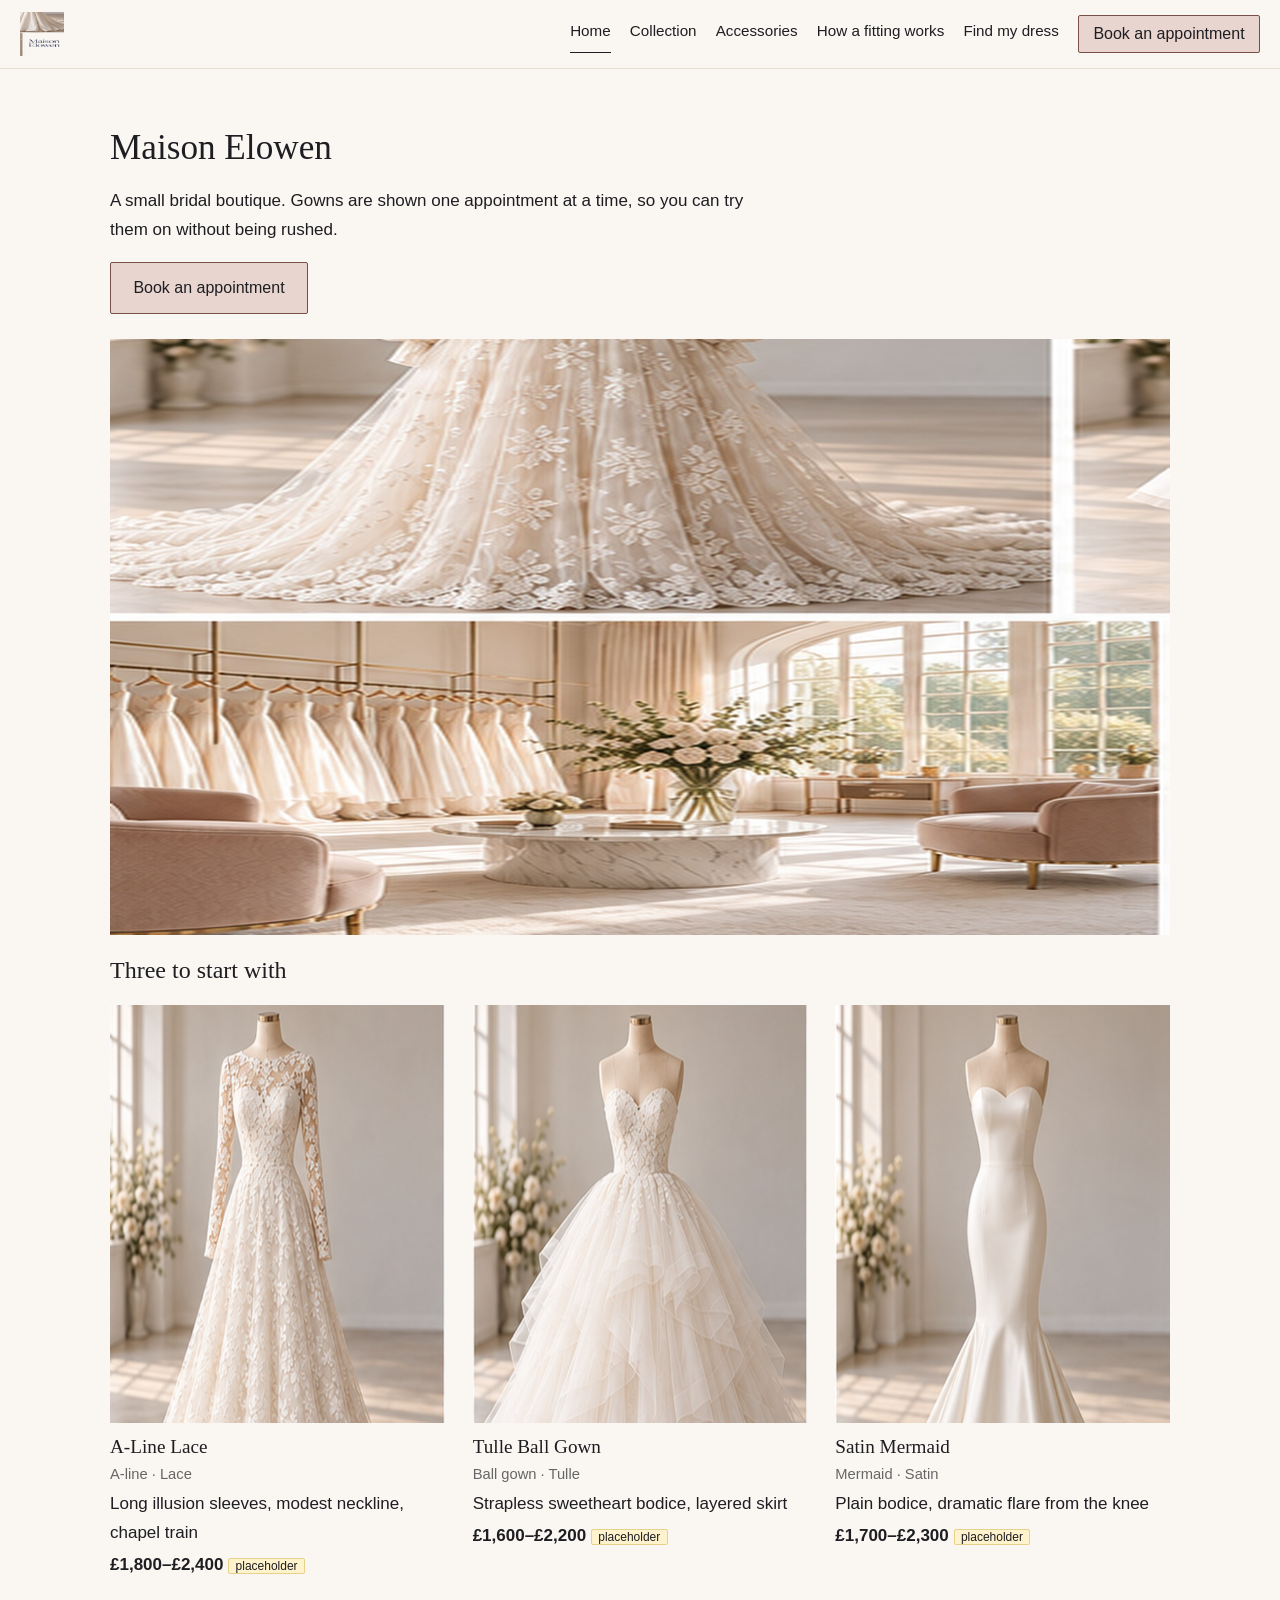
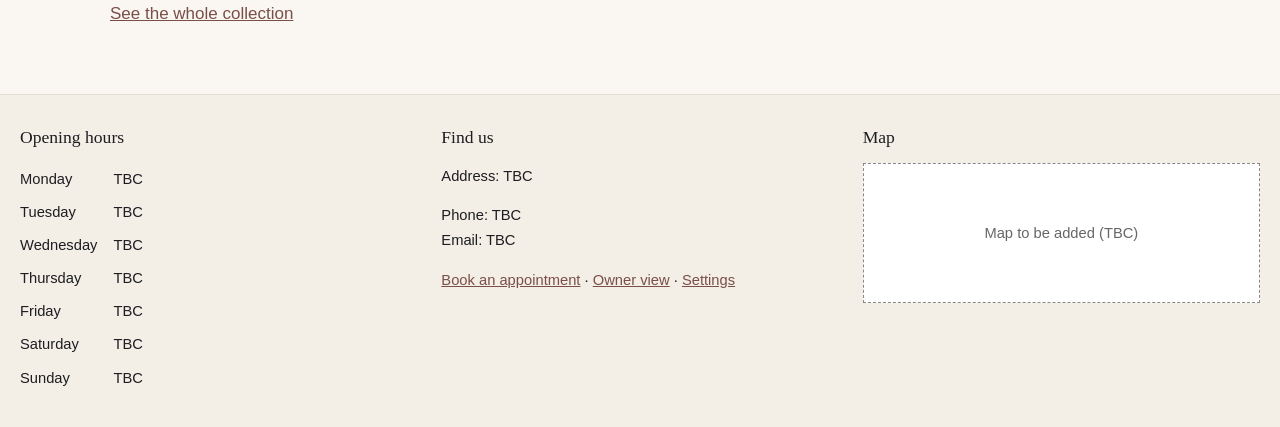
<file: index.html>
<!DOCTYPE html>
<html lang="en-GB">
<head>
<meta charset="utf-8">
<meta name="viewport" content="width=device-width, initial-scale=1">
<title>Home · Maison Elowen</title>
<link rel="stylesheet" href="css/style.css">
</head>
<body>
<main>
<section class="hero-text"><h1>Maison Elowen</h1><p id="tagline"></p><p><a class="btn" href="book.html">Book an appointment</a></p></section>
<section class="hero"><img id="hero" alt=""></section>

<h2>Three to start with</h2><div id="featured" class="grid"></div>
<p><a href="collection.html">See the whole collection</a></p>
</main>
<script src="js/common.js"></script>
<script src="js/ai.js"></script>
<script src="js/settings.js"></script>
<script src="js/home.js"></script>
</body>
</html>
</file>
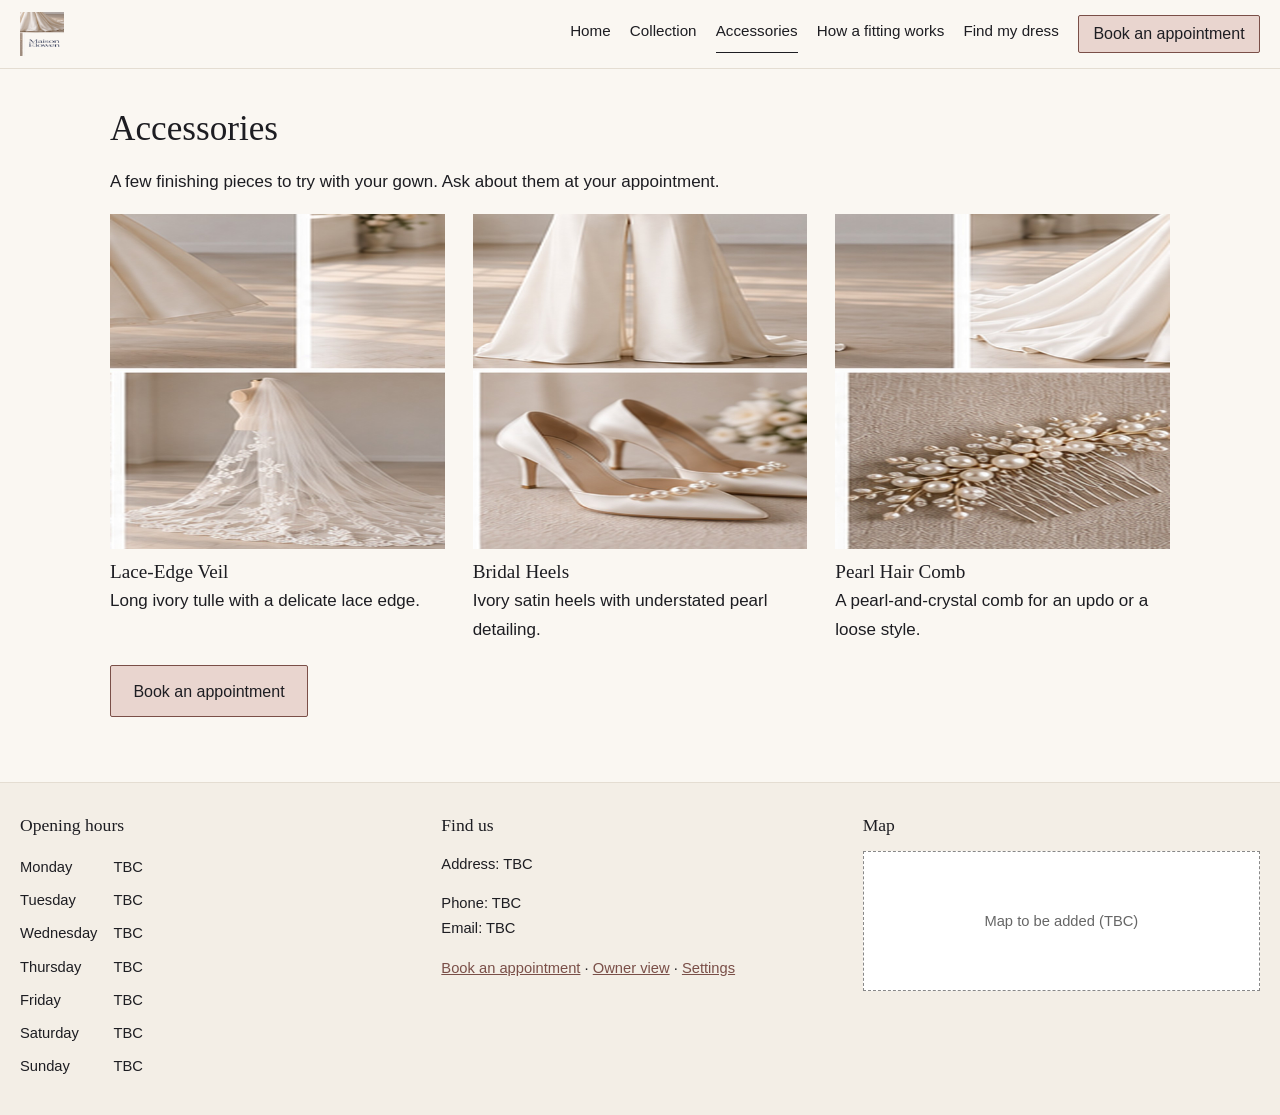
<file: accessories.html>
<!DOCTYPE html>
<html lang="en-GB">
<head>
<meta charset="utf-8">
<meta name="viewport" content="width=device-width, initial-scale=1">
<title>Accessories · Maison Elowen</title>
<link rel="stylesheet" href="css/style.css">
</head>
<body>
<main>
<h1>Accessories</h1><p>A few finishing pieces to try with your gown. Ask about them at your appointment.</p><div id="acc" class="grid"></div><p><a class="btn" href="book.html">Book an appointment</a></p>
</main>
<script src="js/common.js"></script>
<script src="js/ai.js"></script>
<script src="js/settings.js"></script>
<script src="js/accessories.js"></script>
</body>
</html>
</file>
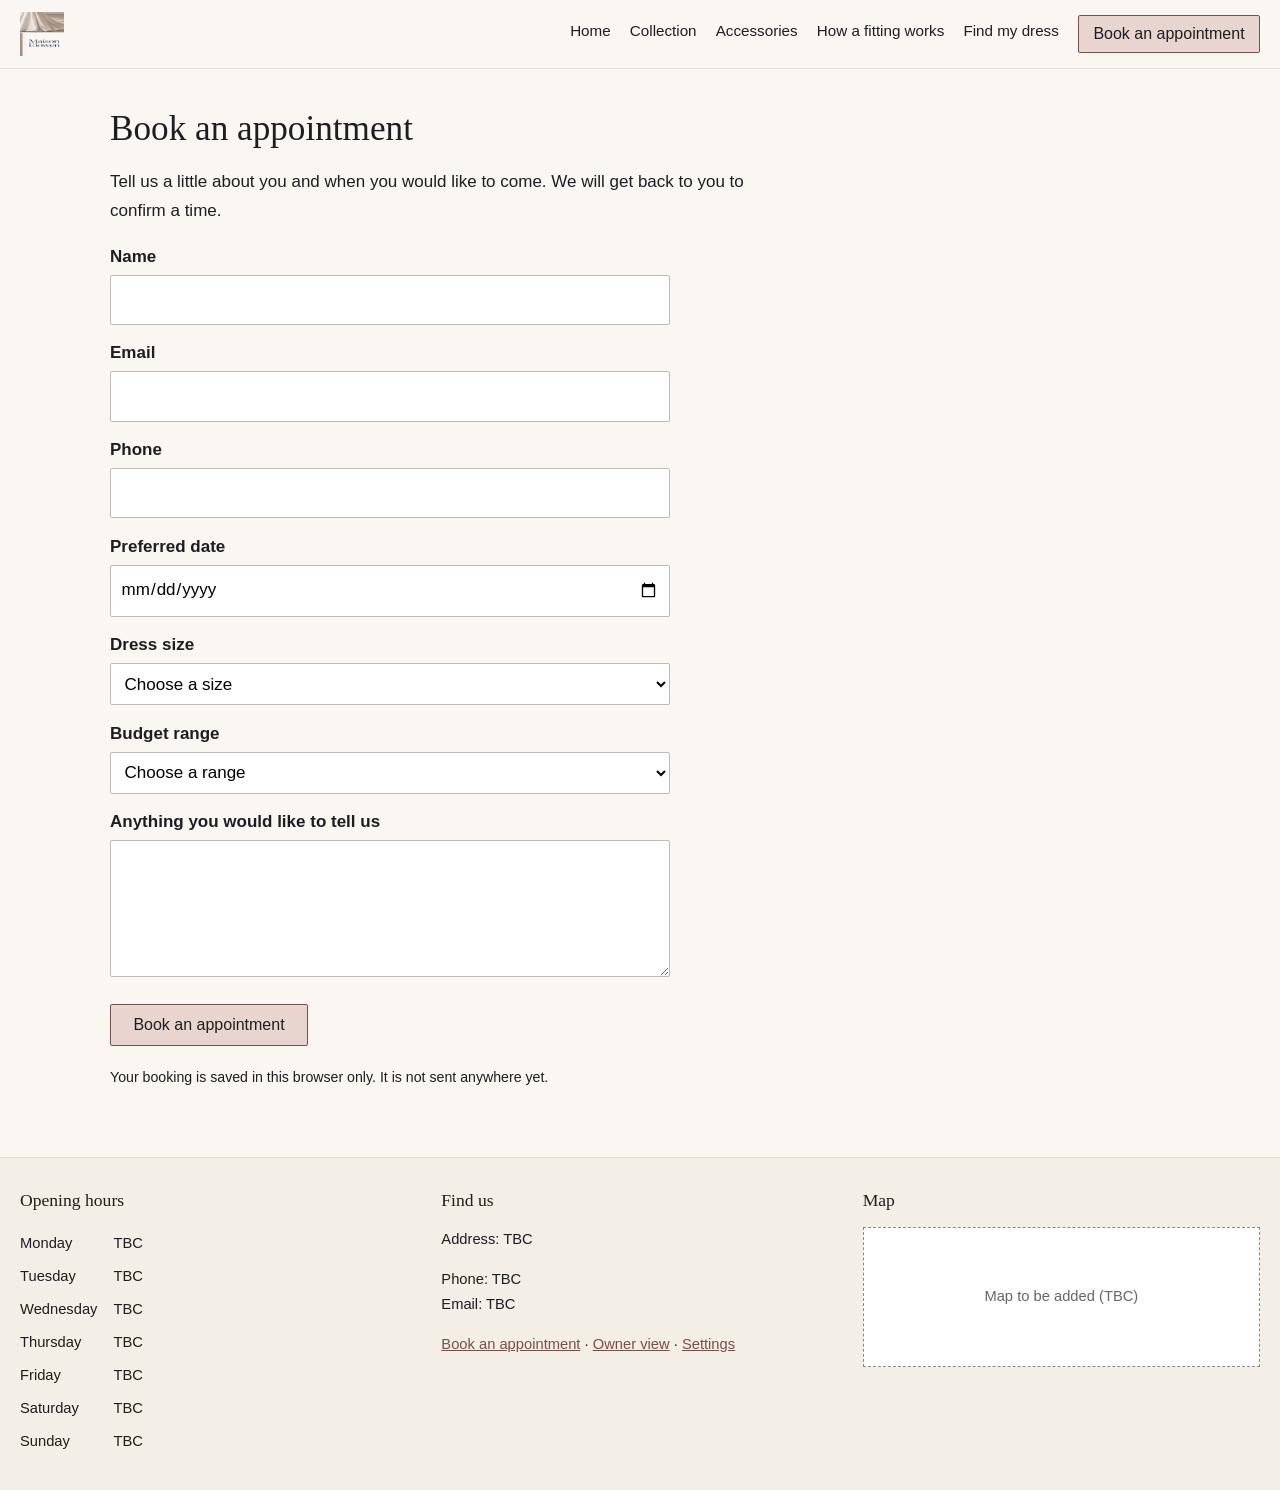
<file: book.html>
<!DOCTYPE html>
<html lang="en-GB">
<head>
<meta charset="utf-8">
<meta name="viewport" content="width=device-width, initial-scale=1">
<title>Book an appointment · Maison Elowen</title>
<link rel="stylesheet" href="css/style.css">
</head>
<body>
<main>
<h1>Book an appointment</h1><p>Tell us a little about you and when you would like to come. We will get back to you to confirm a time.</p>
<div id="confirm" class="confirm hidden" role="status" tabindex="-1"></div>
<form id="form">
<label for="name">Name</label><input type="text" id="name" name="name" required autocomplete="name">
<label for="email">Email</label><input type="email" id="email" name="email" required autocomplete="email">
<label for="phone">Phone</label><input type="tel" id="phone" name="phone" required autocomplete="tel">
<label for="date">Preferred date</label><input type="date" id="date" name="date" required>
<label for="size">Dress size</label><select id="size" name="size" required></select>
<label for="budget">Budget range</label><select id="budget" name="budget" required></select>
<label for="message">Anything you would like to tell us</label><textarea id="message" name="message" rows="4"></textarea>
<p><button class="btn" type="submit">Book an appointment</button></p>
<p><small>Your booking is saved in this browser only. It is not sent anywhere yet.</small></p>
</form>
</main>
<script src="js/common.js"></script>
<script src="js/ai.js"></script>
<script src="js/settings.js"></script>
<script src="js/book.js"></script>
</body>
</html>
</file>
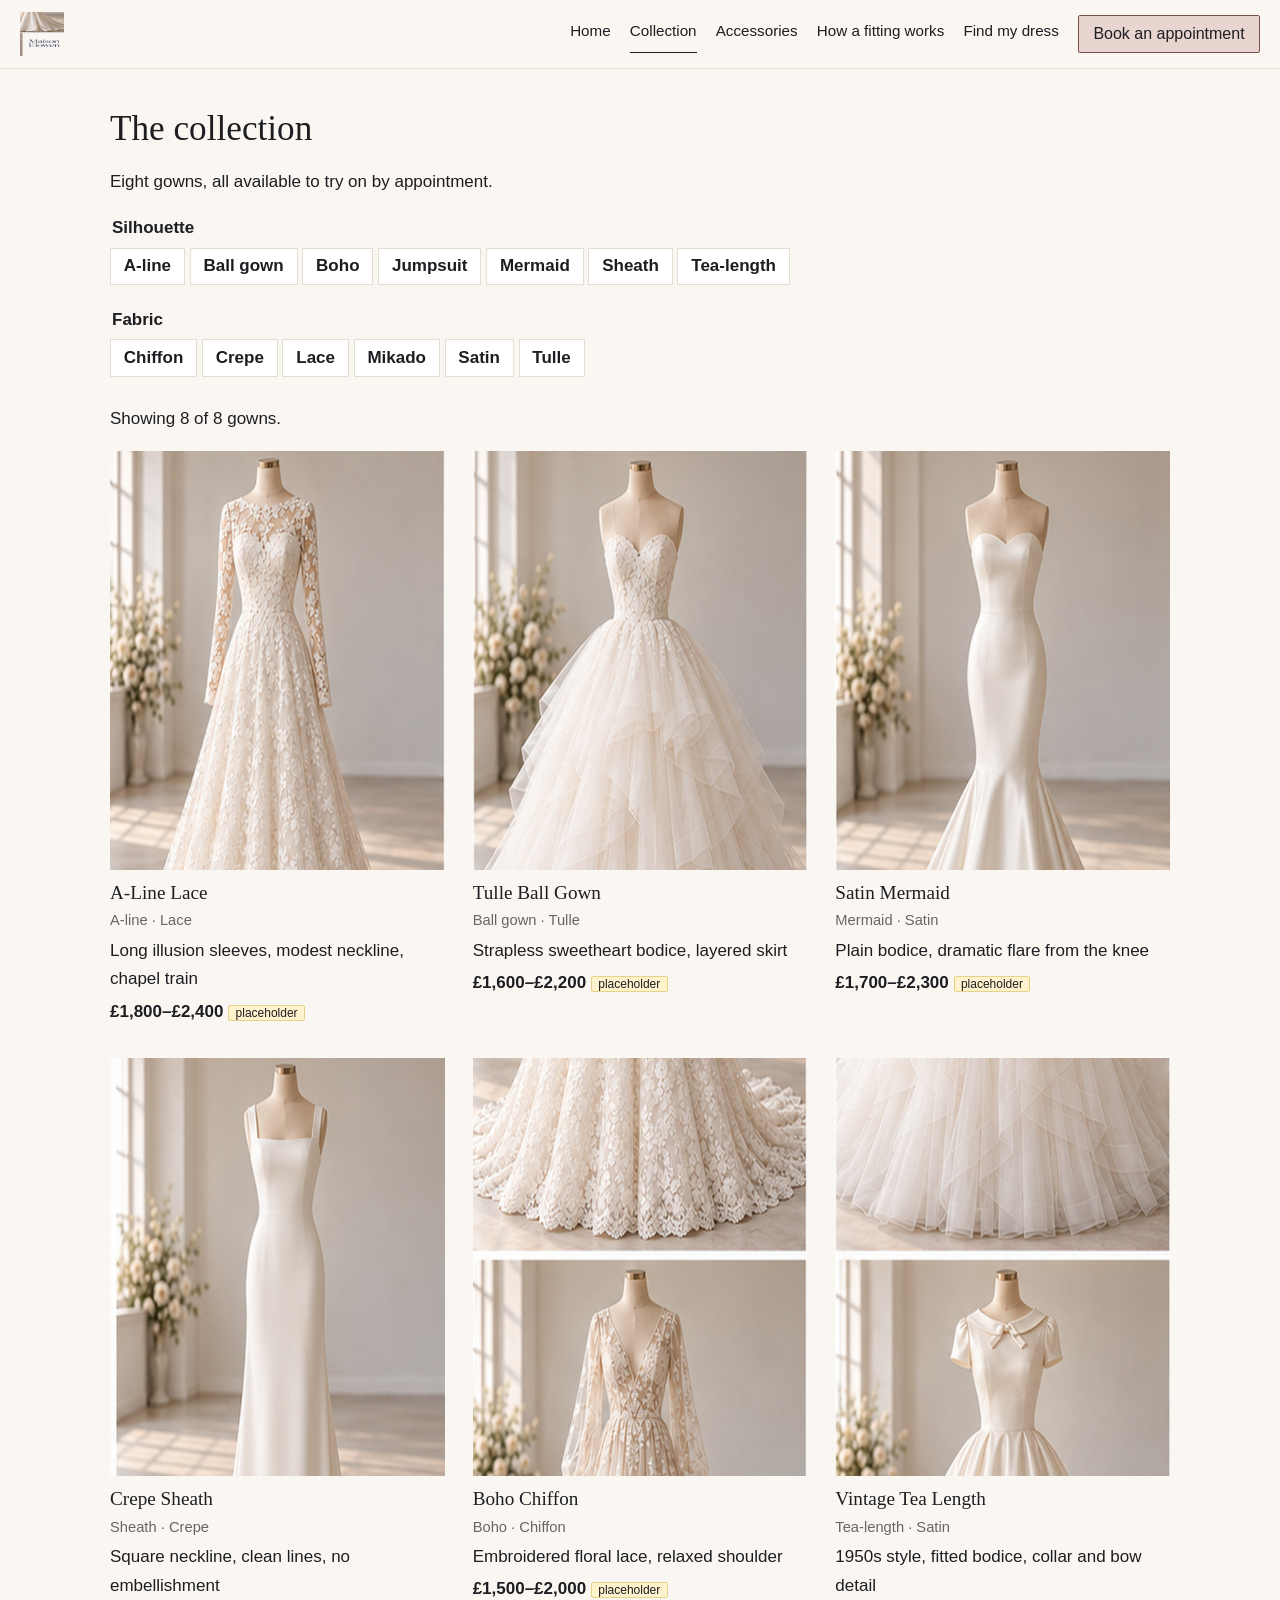
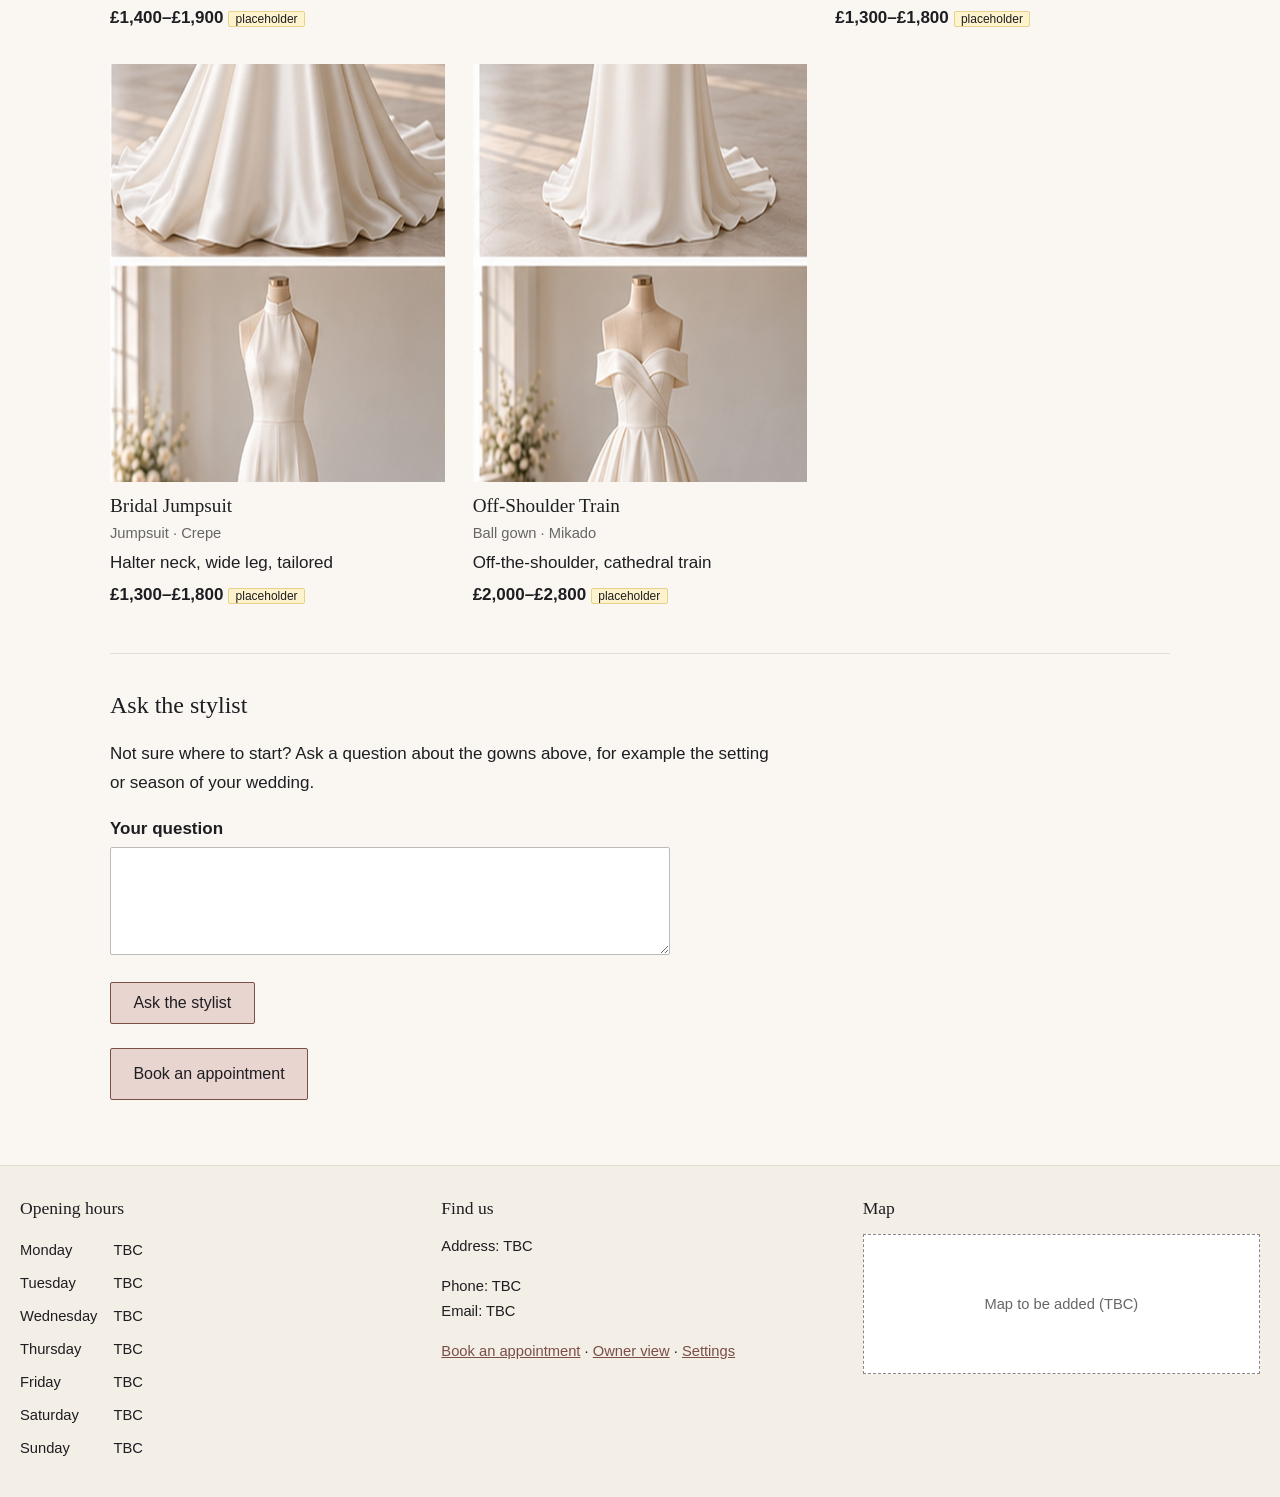
<file: collection.html>
<!DOCTYPE html>
<html lang="en-GB">
<head>
<meta charset="utf-8">
<meta name="viewport" content="width=device-width, initial-scale=1">
<title>Collection · Maison Elowen</title>
<link rel="stylesheet" href="css/style.css">
</head>
<body>
<main>
<h1>The collection</h1><p>Eight gowns, all available to try on by appointment.</p>
<div class="filters" id="filters"></div><p id="count" aria-live="polite"></p><div id="dresses" class="grid"></div>
<section class="stylist" aria-labelledby="stylist-h">
<h2 id="stylist-h">Ask the stylist</h2>
<p>Not sure where to start? Ask a question about the gowns above, for example the setting or season of your wedding.</p>
<form id="stylist-form">
<label for="stylist-q">Your question</label>
<textarea id="stylist-q" rows="3" required></textarea>
<p><button class="btn" type="submit">Ask the stylist</button></p>
</form>
<div id="stylist-answer" role="status" aria-live="polite" class="hidden"></div>
</section>
<p><a class="btn" href="book.html">Book an appointment</a></p>
</main>
<script src="js/common.js"></script>
<script src="js/ai.js"></script>
<script src="js/settings.js"></script>
<script src="js/collection.js"></script>
<script src="js/stylist.js"></script>
</body>
</html>
</file>
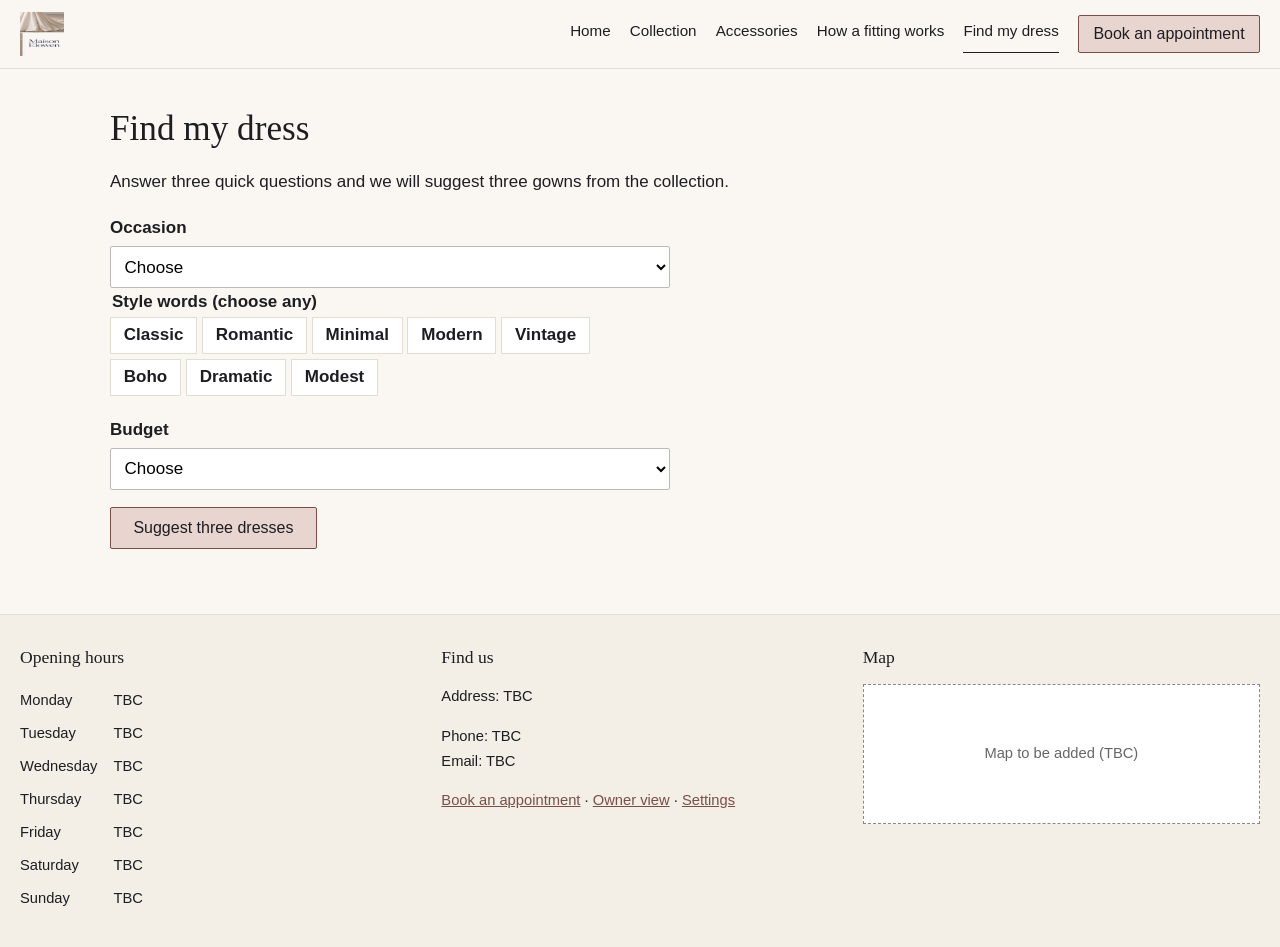
<file: find.html>
<!DOCTYPE html>
<html lang="en-GB">
<head>
<meta charset="utf-8">
<meta name="viewport" content="width=device-width, initial-scale=1">
<title>Find my dress · Maison Elowen</title>
<link rel="stylesheet" href="css/style.css">
</head>
<body>
<main>
<h1>Find my dress</h1><p>Answer three quick questions and we will suggest three gowns from the collection.</p>
<form id="form">
<label for="occasion">Occasion</label><select id="occasion" required></select>
<fieldset style="border:0;padding:0;margin:0"><legend style="font-weight:bold;margin-top:.9rem">Style words (choose any)</legend><div id="styles"></div></fieldset>
<label for="budget">Budget</label><select id="budget" required></select>
<p><button class="btn" type="submit">Suggest three dresses</button></p>
</form>
<div id="result" class="hidden"></div>
</main>
<script src="js/common.js"></script>
<script src="js/ai.js"></script>
<script src="js/settings.js"></script>
<script src="js/find.js"></script>
</body>
</html>
</file>
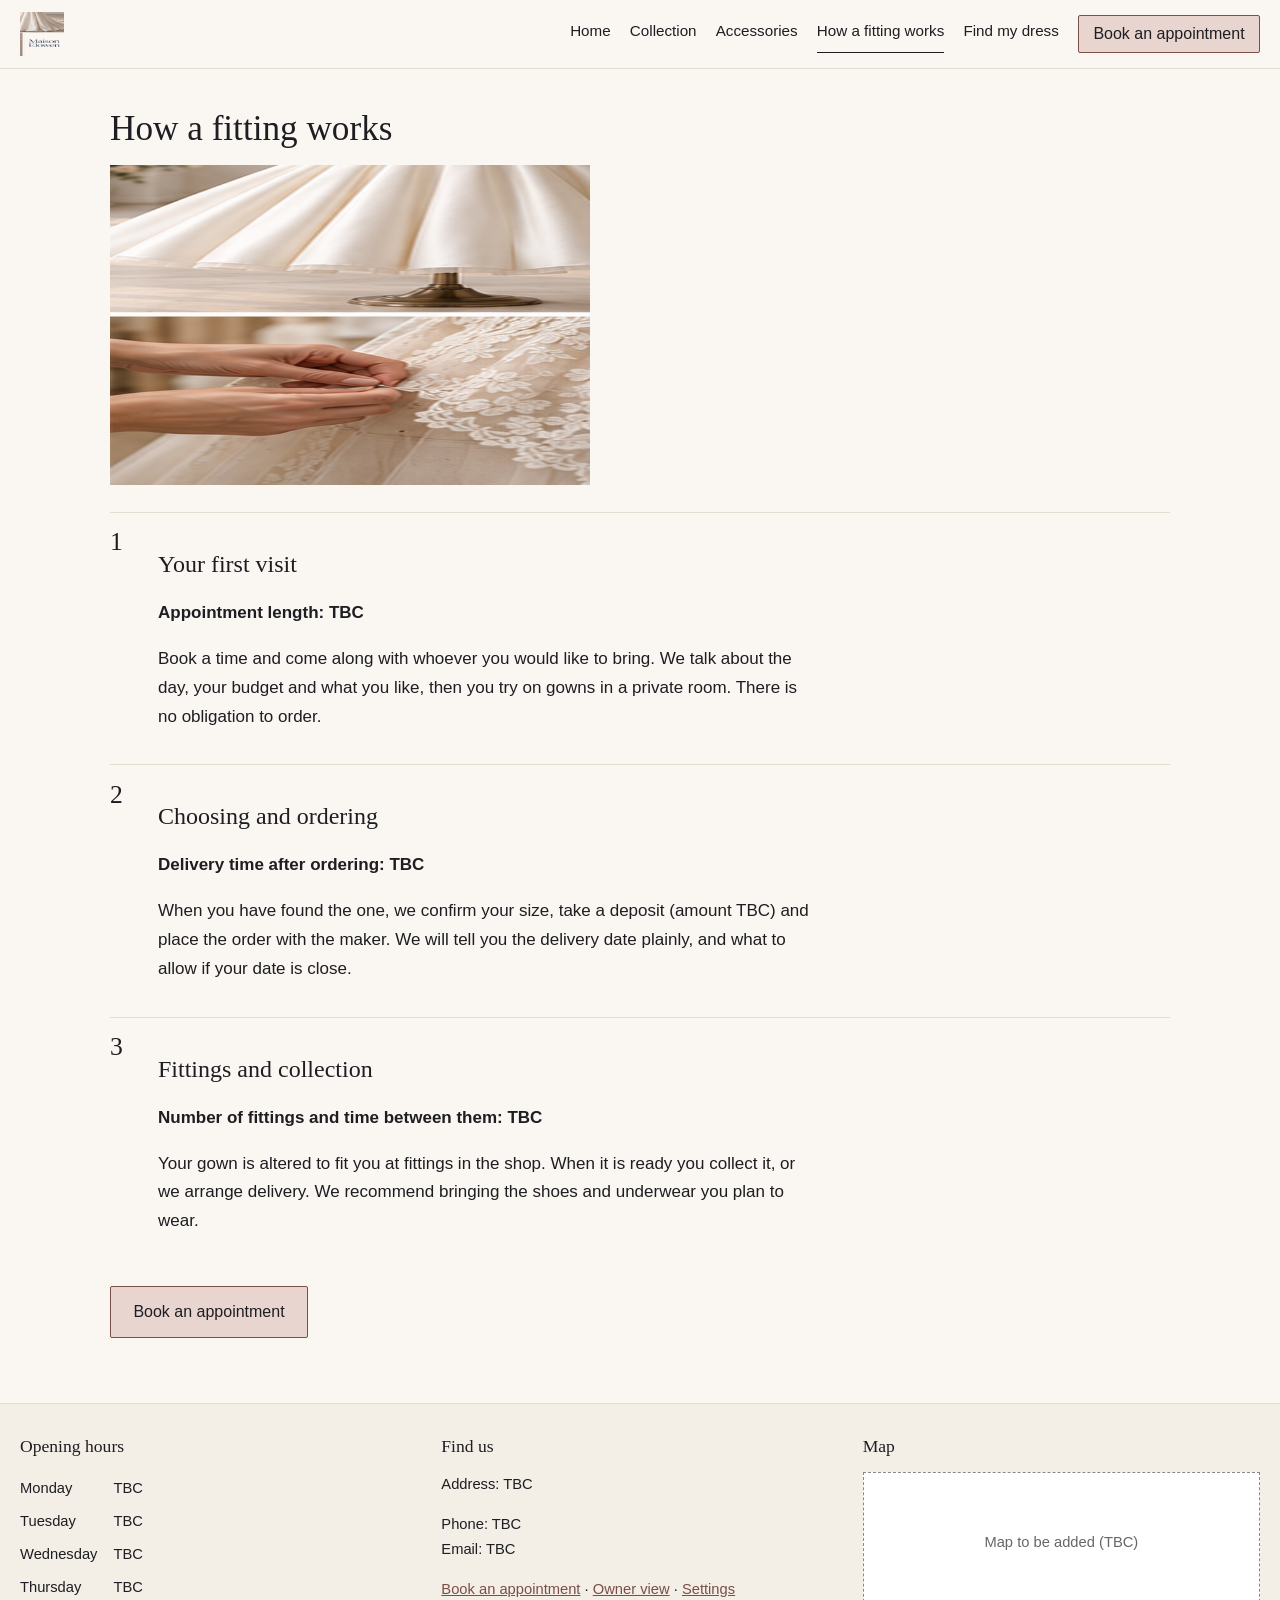
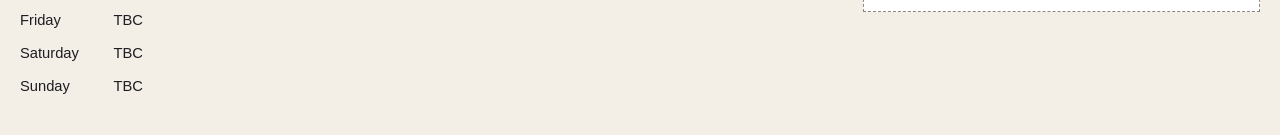
<file: fitting.html>
<!DOCTYPE html>
<html lang="en-GB">
<head>
<meta charset="utf-8">
<meta name="viewport" content="width=device-width, initial-scale=1">
<title>How a fitting works · Maison Elowen</title>
<link rel="stylesheet" href="css/style.css">
</head>
<body>
<main>
<h1>How a fitting works</h1><div id="about"></div><ol id="steps" class="steps"></ol><p><a class="btn" href="book.html">Book an appointment</a></p>
</main>
<script src="js/common.js"></script>
<script src="js/ai.js"></script>
<script src="js/settings.js"></script>
<script src="js/fitting.js"></script>
</body>
</html>
</file>
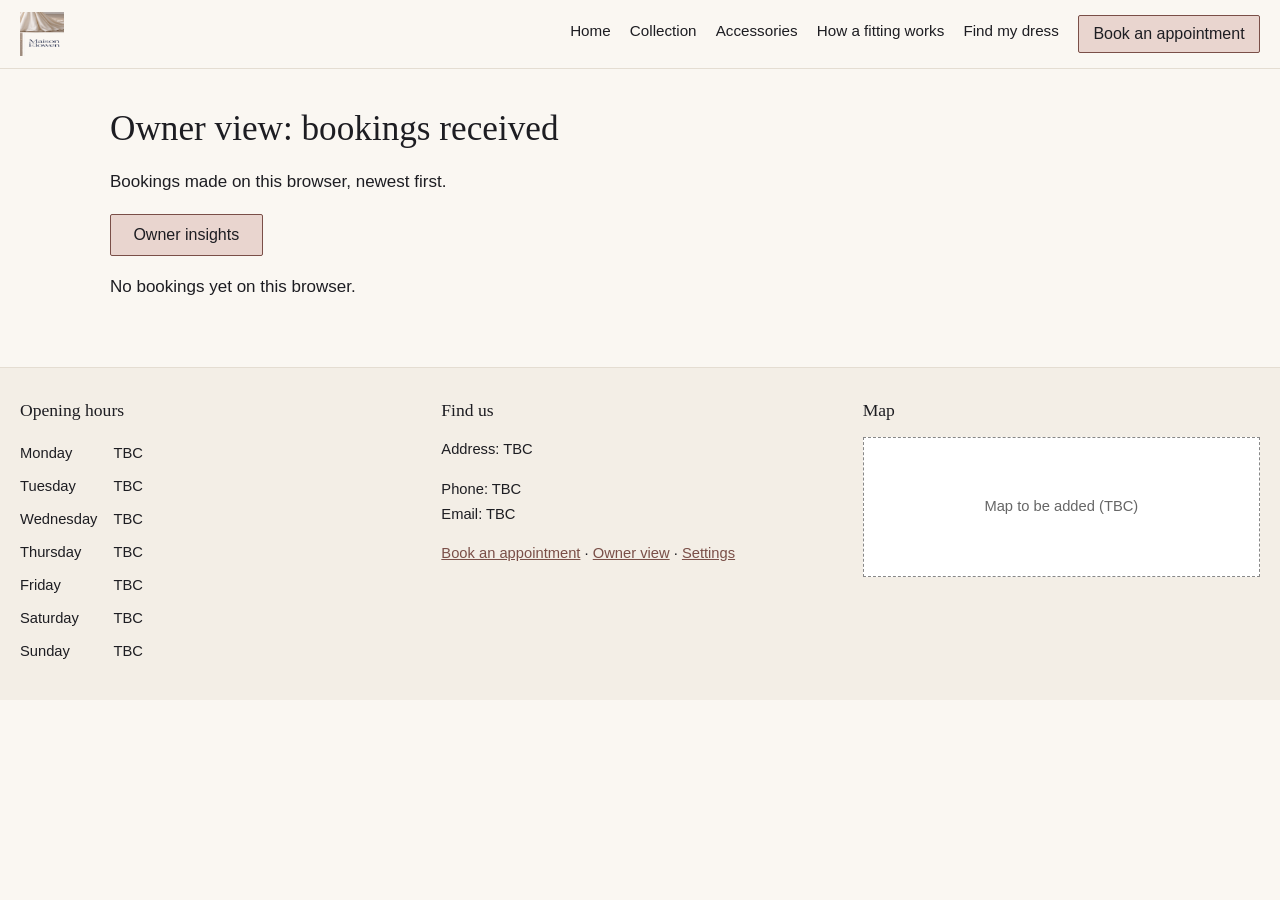
<file: owner.html>
<!DOCTYPE html>
<html lang="en-GB">
<head>
<meta charset="utf-8">
<meta name="viewport" content="width=device-width, initial-scale=1">
<title>Owner view · Maison Elowen</title>
<link rel="stylesheet" href="css/style.css">
</head>
<body>
<main>
<h1>Owner view: bookings received</h1><p>Bookings made on this browser, newest first.</p>
<p><button class="btn" id="insights">Owner insights</button></p><div id="ai" class="hidden"></div>
<div id="list"></div>
</main>
<script src="js/common.js"></script>
<script src="js/ai.js"></script>
<script src="js/settings.js"></script>
<script src="js/owner.js"></script>
</body>
</html>
</file>
<file: css/style.css>
:root { --ivory:#faf7f2; --ink:#1d1d22; --accent:#e9d5cf; --accent-dark:#7a4f48; --line:#e4ddd2; }
* { box-sizing: border-box; }
body { margin:0; background:var(--ivory); color:var(--ink); font:17px/1.7 "Helvetica Neue", Arial, sans-serif; }
h1,h2,h3 { font-family: Georgia, "Times New Roman", serif; font-weight:normal; line-height:1.25; }
h1 { font-size:2.2rem; margin:.4em 0; } h2 { font-size:1.5rem; } h3 { font-size:1.2rem; margin:.6em 0 .1em; }
a { color:var(--accent-dark); }
main { max-width:1100px; margin:0 auto; padding:1.5rem 1.25rem 3rem; }
p { max-width:70ch; }
.site-header { display:flex; flex-wrap:wrap; align-items:center; justify-content:space-between; gap:1rem; padding:.75rem 1.25rem; border-bottom:1px solid var(--line); }
.logo img { height:44px; width:auto; display:block; }
nav { display:flex; flex-wrap:wrap; gap:.4rem 1.2rem; font-size:.95rem; }
nav a { text-decoration:none; color:var(--ink); padding:.2rem 0; border-bottom:1px solid transparent; }
nav a[aria-current] { border-bottom-color:var(--ink); }
.btn, nav a.navbook { display:inline-block; background:var(--accent); color:var(--ink); border:1px solid var(--accent-dark); padding:.7rem 1.4rem; text-decoration:none; font-size:1rem; cursor:pointer; border-radius:2px; font-family:inherit; }
nav a.navbook { padding:.3rem .9rem; }
.btn:hover { background:#e0c6be; }
.hero img { width:100%; height:auto; display:block; }
.hero-text { padding:1.2rem 0 .5rem; }
.grid { display:grid; grid-template-columns:1fr; gap:1.75rem; }
@media (min-width:600px) { .grid { grid-template-columns:repeat(2,1fr); } }
@media (min-width:900px) { .grid { grid-template-columns:repeat(3,1fr); } .grid.four { grid-template-columns:repeat(4,1fr); } }
.card p { margin:.2rem 0; } .meta { color:#666; font-size:.92rem; }
.frame { aspect-ratio:4/5; background:#fff; } .frame img { width:100%; height:100%; object-fit:contain; display:block; }
.sq img { width:100%; height:auto; display:block; }
.price { font-weight:bold; } .ph { font-weight:normal; font-size:.75rem; background:#fff3cd; border:1px solid #e6d28a; padding:0 .4rem; border-radius:2px; }
.filters { display:flex; flex-wrap:wrap; gap:1rem 2rem; margin:1rem 0 1.5rem; }
.filters fieldset { border:0; padding:0; margin:0; } .filters legend { font-weight:bold; margin-bottom:.3rem; }
.chip { display:inline-block; margin:0 .3rem .3rem 0; }
.chip input { position:absolute; opacity:0; } .chip span { display:inline-block; padding:.2rem .8rem; border:1px solid var(--line); background:#fff; cursor:pointer; }
.chip input:checked + span { background:var(--accent); border-color:var(--accent-dark); } .chip input:focus-visible + span { outline:2px solid var(--ink); }
.steps { list-style:none; padding:0; counter-reset:s; } .steps li { counter-increment:s; padding:1rem 0 1rem 3rem; border-top:1px solid var(--line); position:relative; }
.steps li::before { content:counter(s); position:absolute; left:0; top:.9rem; font:1.6rem Georgia, serif; }
.timing { font-weight:bold; }
form { max-width:560px; } label { display:block; margin:.9rem 0 .2rem; font-weight:bold; }
input[type=text],input[type=email],input[type=tel],input[type=date],select,textarea { width:100%; padding:.6rem; font:inherit; border:1px solid #bbb; background:#fff; border-radius:2px; }
.confirm { background:#fff; border:1px solid var(--accent-dark); padding:1rem 1.25rem; margin:1rem 0; max-width:560px; }
.notice { background:#fff3cd; border:1px solid #e6d28a; padding:.8rem 1rem; margin:1rem 0; }
.ai-wall { background:#f0f0f0; border:2px dashed #888; padding:1rem; margin:1rem 0; font-weight:bold; }
pre { background:#fff; border:1px solid var(--line); padding:.8rem; overflow:auto; font-size:.85rem; }
table { border-collapse:collapse; } td,th { padding:.25rem 1rem .25rem 0; text-align:left; vertical-align:top; }
.bookings { width:100%; } .bookings th,.bookings td { border-bottom:1px solid var(--line); padding:.5rem; }
.site-footer { display:grid; gap:1.5rem; grid-template-columns:1fr; padding:2rem 1.25rem; border-top:1px solid var(--line); background:#f3eee6; font-size:.92rem; }
@media (min-width:800px) { .site-footer { grid-template-columns:repeat(3,1fr); } }
.site-footer h2 { font-size:1.1rem; margin-top:0; }
.map { border:1px dashed #888; background:#fff; min-height:140px; display:flex; align-items:center; justify-content:center; color:#666; }
.hidden { display:none; }
.stylist { margin:2.5rem 0 1.5rem; border-top:1px solid var(--line); padding-top:1rem; }
dialog { max-width:560px; width:92%; border:1px solid var(--accent-dark); background:var(--ivory); color:var(--ink); padding:1rem 1.5rem; }
dialog::backdrop { background:rgba(0,0,0,.4); }
.keyrow { display:flex; gap:.5rem; } .keyrow .btn { padding:.4rem 1rem; }
.btnrow { display:flex; flex-wrap:wrap; gap:.5rem; }
</file>
